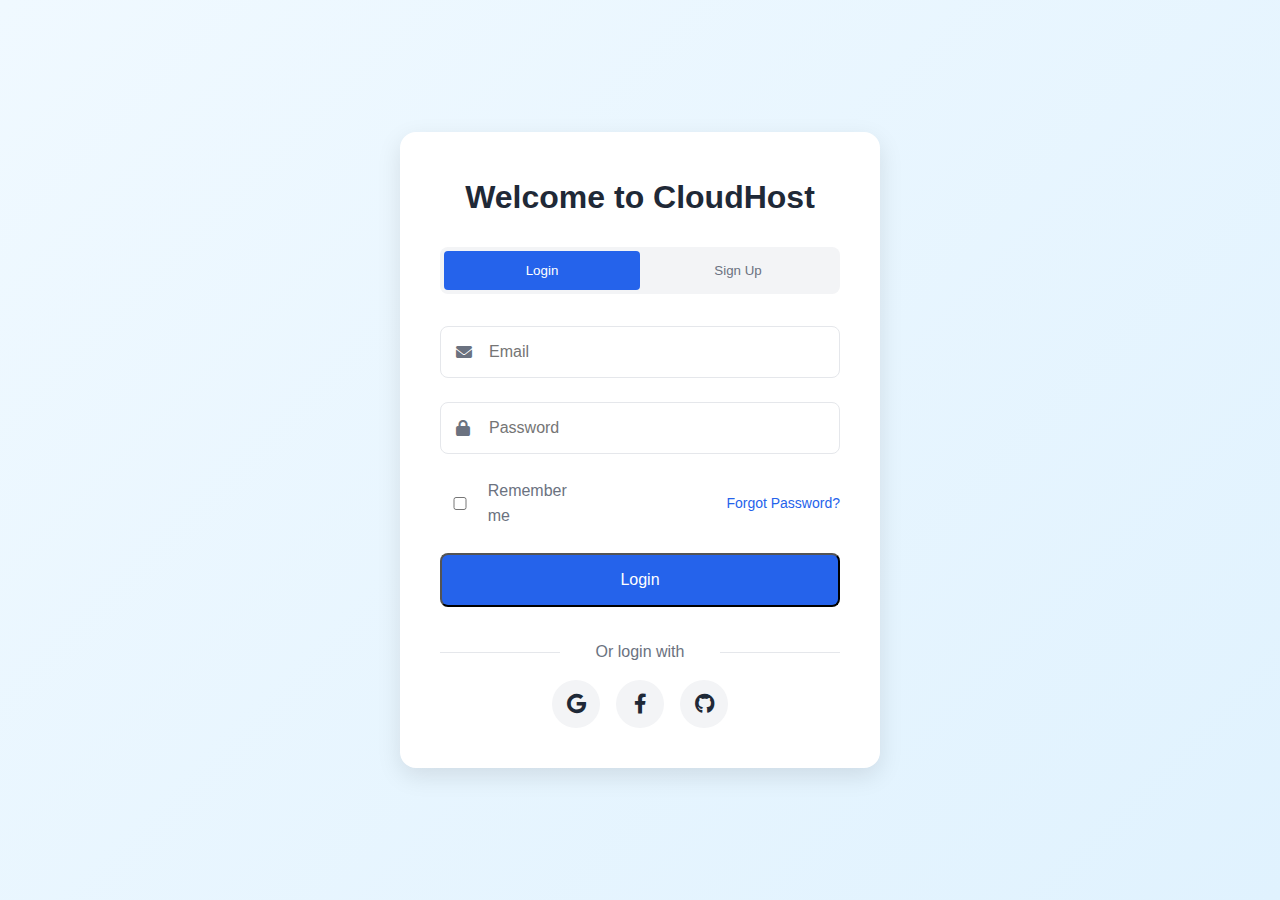
<file: auth.html>
<!DOCTYPE html>
<html lang="en">
<head>
    <meta charset="UTF-8">
    <meta name="viewport" content="width=device-width, initial-scale=1.0">
    <title>CloudHost - Authentication</title>
    <link rel="stylesheet" href="https://cdnjs.cloudflare.com/ajax/libs/font-awesome/6.0.0/css/all.min.css">
    <link rel="stylesheet" href="styles.css">
    <link rel="stylesheet" href="auth.css">
</head>
<body>
    <div class="auth-container">
        <div class="auth-box">
            <div class="auth-header">
                <h2>Welcome to CloudHost</h2>
                <div class="auth-toggle">
                    <button class="toggle-btn active" data-form="login">Login</button>
                    <button class="toggle-btn" data-form="signup">Sign Up</button>
                </div>
            </div>

            <form id="loginForm" class="auth-form active">
                <div class="form-group">
                    <i class="fas fa-envelope"></i>
                    <input type="email" placeholder="Email" required>
                </div>
                <div class="form-group">
                    <i class="fas fa-lock"></i>
                    <input type="password" placeholder="Password" required>
                </div>
                <div class="form-group remember-forgot">
                    <label>
                        <input type="checkbox"> Remember me
                    </label>
                    <a href="#" class="forgot-password">Forgot Password?</a>
                </div>
                <button type="submit" class="btn-primary">Login</button>
                <div class="social-login">
                    <p>Or login with</p>
                    <div class="social-buttons">
                        <button type="button" class="social-btn google">
                            <i class="fab fa-google"></i>
                        </button>
                        <button type="button" class="social-btn facebook">
                            <i class="fab fa-facebook-f"></i>
                        </button>
                        <button type="button" class="social-btn github">
                            <i class="fab fa-github"></i>
                        </button>
                    </div>
                </div>
            </form>

            <form id="signupForm" class="auth-form">
                <div class="form-group">
                    <i class="fas fa-user"></i>
                    <input type="text" placeholder="Full Name" required>
                </div>
                <div class="form-group">
                    <i class="fas fa-envelope"></i>
                    <input type="email" placeholder="Email" required>
                </div>
                <div class="form-group">
                    <i class="fas fa-lock"></i>
                    <input type="password" placeholder="Password" required>
                </div>
                <div class="form-group">
                    <i class="fas fa-lock"></i>
                    <input type="password" placeholder="Confirm Password" required>
                </div>
                <div class="form-group terms">
                    <label>
                        <input type="checkbox" required>
                        I agree to the <a href="#">Terms & Conditions</a>
                    </label>
                </div>
                <button type="submit" class="btn-primary">Sign Up</button>
                <div class="social-login">
                    <p>Or sign up with</p>
                    <div class="social-buttons">
                        <button type="button" class="social-btn google">
                            <i class="fab fa-google"></i>
                        </button>
                        <button type="button" class="social-btn facebook">
                            <i class="fab fa-facebook-f"></i>
                        </button>
                        <button type="button" class="social-btn github">
                            <i class="fab fa-github"></i>
                        </button>
                    </div>
                </div>
            </form>
        </div>
    </div>
    <script src="auth.js"></script>
</body>
</html>
</file>
<file: styles.css>
:root {
    --primary-color: #2563eb;
    --secondary-color: #1e40af;
    --text-color: #1f2937;
    --light-text: #6b7280;
    --background: #ffffff;
    --light-background: #f3f4f6;
    --border-color: #e5e7eb;
    --transition: all 0.3s ease;
}

* {
    margin: 0;
    padding: 0;
    box-sizing: border-box;
}

html {
    scroll-behavior: smooth;
}

body {
    font-family: 'Inter', sans-serif;
    line-height: 1.6;
    color: var(--text-color);
}

.container {
    max-width: 1200px;
    margin: 0 auto;
    padding: 0 2rem;
}

/* Navbar Styles */
.navbar {
    position: fixed;
    top: 0;
    left: 0;
    width: 100%;
    background: var(--background);
    box-shadow: 0 2px 10px rgba(0, 0, 0, 0.1);
    z-index: 1000;
    padding: 1rem 0;
}

.navbar .container {
    display: flex;
    justify-content: space-between;
    align-items: center;
}

.logo h1 {
    font-size: 1.8rem;
    color: var(--primary-color);
}

.nav-links {
    display: flex;
    gap: 2rem;
    list-style: none;
}

.nav-links a {
    text-decoration: none;
    color: var(--text-color);
    font-weight: 500;
    transition: var(--transition);
}

.nav-links a:hover {
    color: var(--primary-color);
}

.btn-primary {
    background: var(--primary-color);
    color: white;
    padding: 0.75rem 1.5rem;
    border-radius: 0.5rem;
    text-decoration: none;
    transition: var(--transition);
}

.btn-primary:hover {
    background: var(--secondary-color);
    transform: translateY(-2px);
}

.btn-secondary {
    background: transparent;
    color: var(--primary-color);
    border: 2px solid var(--primary-color);
    padding: 0.75rem 1.5rem;
    border-radius: 0.5rem;
    text-decoration: none;
    transition: var(--transition);
    margin-left: 1rem;
}

.btn-secondary:hover {
    background: var(--primary-color);
    color: white;
    transform: translateY(-2px);
}

/* Hero Section */
.hero {
    padding: 8rem 0 4rem;
    background: linear-gradient(135deg, #f0f9ff 0%, #e0f2fe 100%);
}

.hero-content {
    text-align: center;
    max-width: 800px;
    margin: 0 auto;
}

.hero h1 {
    font-size: 3.5rem;
    margin-bottom: 1.5rem;
    line-height: 1.2;
}

.hero p {
    font-size: 1.25rem;
    color: var(--light-text);
    margin-bottom: 2rem;
}

/* Hero Stats */
.hero-stats {
    display: flex;
    justify-content: center;
    gap: 3rem;
    margin-top: 3rem;
}

.stat-item {
    text-align: center;
}

.stat-number {
    display: block;
    font-size: 2.5rem;
    font-weight: bold;
    color: var(--primary-color);
}

.stat-label {
    color: var(--light-text);
    font-size: 1rem;
}

/* Services Section */
.services {
    padding: 6rem 0;
    background: var(--background);
}

.services h2, .pricing h2, .locations h2, .contact h2 {
    text-align: center;
    font-size: 2.5rem;
    margin-bottom: 3rem;
}

.services-grid {
    display: grid;
    grid-template-columns: repeat(auto-fit, minmax(300px, 1fr));
    gap: 2rem;
}

.service-card {
    padding: 2rem;
    border-radius: 1rem;
    background: white;
    box-shadow: 0 4px 6px rgba(0, 0, 0, 0.1);
    text-align: center;
    transition: var(--transition);
}

.service-card:hover {
    transform: translateY(-10px);
    box-shadow: 0 8px 12px rgba(0, 0, 0, 0.15);
}

.service-card i {
    font-size: 2.5rem;
    color: var(--primary-color);
    margin-bottom: 1.5rem;
}

.service-card h3 {
    margin-bottom: 1rem;
}

/* Features Section */
.features {
    padding: 6rem 0;
    background: var(--light-background);
}

.features-grid {
    display: grid;
    grid-template-columns: repeat(auto-fit, minmax(250px, 1fr));
    gap: 2rem;
    margin-top: 3rem;
}

.feature-card {
    background: white;
    padding: 2rem;
    border-radius: 1rem;
    text-align: center;
    transition: var(--transition);
    box-shadow: 0 4px 6px rgba(0, 0, 0, 0.1);
}

.feature-card:hover {
    transform: translateY(-10px);
    box-shadow: 0 8px 12px rgba(0, 0, 0, 0.15);
}

.feature-card i {
    font-size: 2.5rem;
    color: var(--primary-color);
    margin-bottom: 1.5rem;
}

.feature-card h3 {
    margin-bottom: 1rem;
    color: var(--text-color);
}

.feature-card p {
    color: var(--light-text);
}

/* Pricing Section */
.pricing {
    padding: 6rem 0;
    background: var(--light-background);
}

.pricing-grid {
    display: grid;
    grid-template-columns: repeat(auto-fit, minmax(300px, 1fr));
    gap: 2rem;
}

.pricing-card {
    background: white;
    border-radius: 1rem;
    padding: 2rem;
    text-align: center;
    transition: var(--transition);
    position: relative;
    overflow: hidden;
}

.pricing-card.featured {
    transform: scale(1.05);
    border: 2px solid var(--primary-color);
}

.pricing-card:hover {
    transform: translateY(-10px);
    box-shadow: 0 8px 12px rgba(0, 0, 0, 0.15);
}

.pricing-card h3 {
    font-size: 1.5rem;
    margin-bottom: 1rem;
}

.price {
    font-size: 2.5rem;
    font-weight: bold;
    color: var(--primary-color);
    margin-bottom: 2rem;
}

.price span {
    font-size: 1rem;
    color: var(--light-text);
}

.pricing-card ul {
    list-style: none;
    margin-bottom: 2rem;
}

.pricing-card ul li {
    margin-bottom: 0.75rem;
    color: var(--light-text);
}

/* Testimonials Section */
.testimonials {
    padding: 6rem 0;
    background: var(--background);
}

.testimonials-grid {
    display: grid;
    grid-template-columns: repeat(auto-fit, minmax(300px, 1fr));
    gap: 2rem;
    margin-top: 3rem;
}

.testimonial-card {
    background: white;
    padding: 2rem;
    border-radius: 1rem;
    box-shadow: 0 4px 6px rgba(0, 0, 0, 0.1);
    transition: var(--transition);
}

.testimonial-card:hover {
    transform: translateY(-5px);
    box-shadow: 0 8px 12px rgba(0, 0, 0, 0.15);
}

.testimonial-image {
    width: 80px;
    height: 80px;
    border-radius: 50%;
    overflow: hidden;
    margin: 0 auto 1.5rem;
}

.testimonial-image img {
    width: 100%;
    height: 100%;
    object-fit: cover;
}

.testimonial-content {
    text-align: center;
}

.testimonial-content p {
    color: var(--text-color);
    font-style: italic;
    margin-bottom: 1.5rem;
    line-height: 1.8;
}

.testimonial-content h4 {
    color: var(--text-color);
    margin-bottom: 0.5rem;
}

.testimonial-content span {
    color: var(--light-text);
    font-size: 0.875rem;
}

/* Locations Section */
.locations {
    padding: 6rem 0;
    background: var(--background);
}

.locations-grid {
    display: grid;
    grid-template-columns: repeat(auto-fit, minmax(300px, 1fr));
    gap: 2rem;
}

.location-card {
    text-align: center;
    padding: 2rem;
    border-radius: 1rem;
    background: white;
    box-shadow: 0 4px 6px rgba(0, 0, 0, 0.1);
    transition: var(--transition);
}

.location-card:hover {
    transform: translateY(-10px);
    box-shadow: 0 8px 12px rgba(0, 0, 0, 0.15);
}

.location-image {
    height: 200px;
    border-radius: 0.5rem;
    margin-bottom: 1.5rem;
    background-size: cover;
    background-position: center;
}

.location-image.na {
    background-image: url('https://images.unsplash.com/photo-1496442226666-8d4d0e62e6e9?ixlib=rb-1.2.1&auto=format&fit=crop&w=1350&q=80');
}

.location-image.eu {
    background-image: url('https://images.unsplash.com/photo-1513635269975-59663e0ac1ad?ixlib=rb-1.2.1&auto=format&fit=crop&w=1350&q=80');
}

.location-image.asia {
    background-image: url('https://images.unsplash.com/photo-1536599018102-9f803c140fc1?ixlib=rb-1.2.1&auto=format&fit=crop&w=1350&q=80');
}

/* Stats Section */
.stats {
    padding: 6rem 0;
    background: linear-gradient(135deg, var(--primary-color) 0%, var(--secondary-color) 100%);
    color: white;
}

.stats-grid {
    display: grid;
    grid-template-columns: repeat(auto-fit, minmax(200px, 1fr));
    gap: 2rem;
}

.stat-card {
    text-align: center;
    padding: 2rem;
}

.stat-card i {
    font-size: 2.5rem;
    margin-bottom: 1rem;
}

.stat-card h3 {
    font-size: 2.5rem;
    margin-bottom: 0.5rem;
}

.stat-card p {
    opacity: 0.9;
}

/* Newsletter Section */
.newsletter {
    padding: 6rem 0;
    background: var(--light-background);
}

.newsletter-content {
    max-width: 600px;
    margin: 0 auto;
    text-align: center;
}

.newsletter-content h2 {
    margin-bottom: 1rem;
}

.newsletter-content p {
    color: var(--light-text);
    margin-bottom: 2rem;
}

.newsletter-form {
    display: flex;
    gap: 1rem;
}

.newsletter-form input {
    flex: 1;
    padding: 1rem;
    border: 1px solid var(--border-color);
    border-radius: 0.5rem;
    font-size: 1rem;
}

.newsletter-form input:focus {
    outline: none;
    border-color: var(--primary-color);
}

/* Contact Section */
.contact {
    padding: 6rem 0;
    background: var(--light-background);
}

.contact-grid {
    display: grid;
    grid-template-columns: repeat(auto-fit, minmax(300px, 1fr));
    gap: 4rem;
}

.contact-form {
    background: white;
    padding: 2rem;
    border-radius: 1rem;
    box-shadow: 0 4px 6px rgba(0, 0, 0, 0.1);
}

.form-group {
    margin-bottom: 1.5rem;
}

.form-group input,
.form-group select,
.form-group textarea {
    width: 100%;
    padding: 0.75rem;
    border: 1px solid var(--border-color);
    border-radius: 0.5rem;
    font-size: 1rem;
    transition: var(--transition);
}

.form-group textarea {
    height: 150px;
    resize: vertical;
}

.form-group input:focus,
.form-group select:focus,
.form-group textarea:focus {
    outline: none;
    border-color: var(--primary-color);
}

.contact-info {
    display: grid;
    gap: 2rem;
}

.info-item {
    text-align: center;
}

.info-item i {
    font-size: 2rem;
    color: var(--primary-color);
    margin-bottom: 1rem;
}

/* Footer */
.footer {
    background: var(--text-color);
    color: white;
    padding: 4rem 0 2rem;
}

.footer-grid {
    display: grid;
    grid-template-columns: repeat(auto-fit, minmax(200px, 1fr));
    gap: 2rem;
    margin-bottom: 3rem;
}

.footer-col h3 {
    color: var(--primary-color);
    margin-bottom: 1rem;
}

.footer-col h4 {
    color: white;
    margin-bottom: 1rem;
}

.footer-col ul {
    list-style: none;
}

.footer-col ul li {
    margin-bottom: 0.5rem;
}

.footer-col ul li a {
    color: #9ca3af;
    text-decoration: none;
    transition: var(--transition);
}

.footer-col ul li a:hover {
    color: white;
}

.social-links {
    display: flex;
    gap: 1rem;
    margin-top: 1rem;
}

.social-links a {
    color: white;
    font-size: 1.5rem;
    transition: var(--transition);
}

.social-links a:hover {
    color: var(--primary-color);
}

.footer-bottom {
    text-align: center;
    padding-top: 2rem;
    border-top: 1px solid #374151;
}

/* Mobile Menu */
.menu-toggle {
    display: none;
    cursor: pointer;
    font-size: 1.5rem;
}

/* Responsive Design */
@media screen and (max-width: 1024px) {
    .container {
        padding: 0 1.5rem;
    }

    .hero h1 {
        font-size: 3rem;
    }

    .services-grid,
    .features-grid,
    .pricing-grid {
        grid-template-columns: repeat(2, 1fr);
    }
}

@media screen and (max-width: 768px) {
    .menu-toggle {
        display: block;
    }

    .nav-links {
        display: none;
        position: absolute;
        top: 100%;
        left: 0;
        width: 100%;
        background: var(--background);
        padding: 1rem 0;
        flex-direction: column;
        align-items: center;
        gap: 1rem;
        box-shadow: 0 2px 10px rgba(0, 0, 0, 0.1);
    }

    .nav-links.active {
        display: flex;
    }

    .hero-stats {
        flex-direction: column;
        gap: 2rem;
    }

    .hero h1 {
        font-size: 2.5rem;
    }

    .hero p {
        font-size: 1.1rem;
    }

    .services-grid,
    .features-grid,
    .pricing-grid {
        grid-template-columns: 1fr;
    }

    .btn-secondary {
        margin-left: 0;
        margin-top: 1rem;
        display: inline-block;
    }
}

@media screen and (max-width: 480px) {
    .container {
        padding: 0 1rem;
    }

    .hero {
        padding: 6rem 0 3rem;
    }

    .hero h1 {
        font-size: 2rem;
    }

    .stat-number {
        font-size: 2rem;
    }

    .services h2,
    .pricing h2,
    .locations h2,
    .contact h2 {
        font-size: 2rem;
        margin-bottom: 2rem;
    }

    .service-card,
    .pricing-card {
        padding: 1.5rem;
    }
}

/* Animations */
@keyframes fadeIn {
    from {
        opacity: 0;
        transform: translateY(20px);
    }
    to {
        opacity: 1;
        transform: translateY(0);
    }
}

.animate-fade-in {
    animation: fadeIn 0.6s ease-out forwards;
}
</file>
<file: auth.css>
.auth-container {
    min-height: 100vh;
    display: flex;
    align-items: center;
    justify-content: center;
    background: linear-gradient(135deg, #f0f9ff 0%, #e0f2fe 100%);
    padding: 2rem;
}

.auth-box {
    background: white;
    border-radius: 1rem;
    box-shadow: 0 8px 24px rgba(0, 0, 0, 0.1);
    width: 100%;
    max-width: 480px;
    padding: 2.5rem;
    animation: slideUp 0.5s ease-out;
}

@keyframes slideUp {
    from {
        opacity: 0;
        transform: translateY(20px);
    }
    to {
        opacity: 1;
        transform: translateY(0);
    }
}

.auth-header {
    text-align: center;
    margin-bottom: 2rem;
}

.auth-header h2 {
    color: var(--text-color);
    margin-bottom: 1.5rem;
    font-size: 2rem;
}

.auth-toggle {
    display: flex;
    background: var(--light-background);
    border-radius: 0.5rem;
    padding: 0.25rem;
    margin-bottom: 2rem;
}

.toggle-btn {
    flex: 1;
    padding: 0.75rem;
    border: none;
    background: none;
    color: var(--light-text);
    font-weight: 500;
    cursor: pointer;
    transition: all 0.3s ease;
    border-radius: 0.25rem;
}

.toggle-btn.active {
    background: var(--primary-color);
    color: white;
}

.auth-form {
    display: none;
}

.auth-form.active {
    display: block;
    animation: fadeIn 0.3s ease-out;
}

@keyframes fadeIn {
    from {
        opacity: 0;
    }
    to {
        opacity: 1;
    }
}

.form-group {
    position: relative;
    margin-bottom: 1.5rem;
}

.form-group i {
    position: absolute;
    left: 1rem;
    top: 50%;
    transform: translateY(-50%);
    color: var(--light-text);
}

.form-group input {
    width: 100%;
    padding: 1rem 1rem 1rem 3rem;
    border: 1px solid var(--border-color);
    border-radius: 0.5rem;
    font-size: 1rem;
    transition: all 0.3s ease;
}

.form-group input:focus {
    border-color: var(--primary-color);
    box-shadow: 0 0 0 3px rgba(37, 99, 235, 0.1);
}

.remember-forgot {
    display: flex;
    justify-content: space-between;
    align-items: center;
    margin-bottom: 1.5rem;
}

.remember-forgot label {
    display: flex;
    align-items: center;
    gap: 0.5rem;
    color: var(--light-text);
    cursor: pointer;
}

.forgot-password {
    color: var(--primary-color);
    text-decoration: none;
    font-size: 0.875rem;
}

.forgot-password:hover {
    text-decoration: underline;
}

.btn-primary {
    width: 100%;
    padding: 1rem;
    font-size: 1rem;
    font-weight: 500;
}

.social-login {
    margin-top: 2rem;
    text-align: center;
}

.social-login p {
    color: var(--light-text);
    margin-bottom: 1rem;
    position: relative;
}

.social-login p::before,
.social-login p::after {
    content: "";
    position: absolute;
    top: 50%;
    width: 30%;
    height: 1px;
    background: var(--border-color);
}

.social-login p::before {
    left: 0;
}

.social-login p::after {
    right: 0;
}

.social-buttons {
    display: flex;
    gap: 1rem;
    justify-content: center;
}

.social-btn {
    width: 3rem;
    height: 3rem;
    border: none;
    border-radius: 50%;
    background: var(--light-background);
    color: var(--text-color);
    font-size: 1.25rem;
    cursor: pointer;
    transition: all 0.3s ease;
}

.social-btn:hover {
    transform: translateY(-2px);
}

.social-btn.google:hover {
    background: #DB4437;
    color: white;
}

.social-btn.facebook:hover {
    background: #4267B2;
    color: white;
}

.social-btn.github:hover {
    background: #333;
    color: white;
}

.terms {
    text-align: center;
}

.terms a {
    color: var(--primary-color);
    text-decoration: none;
}

.terms a:hover {
    text-decoration: underline;
}
</file>
